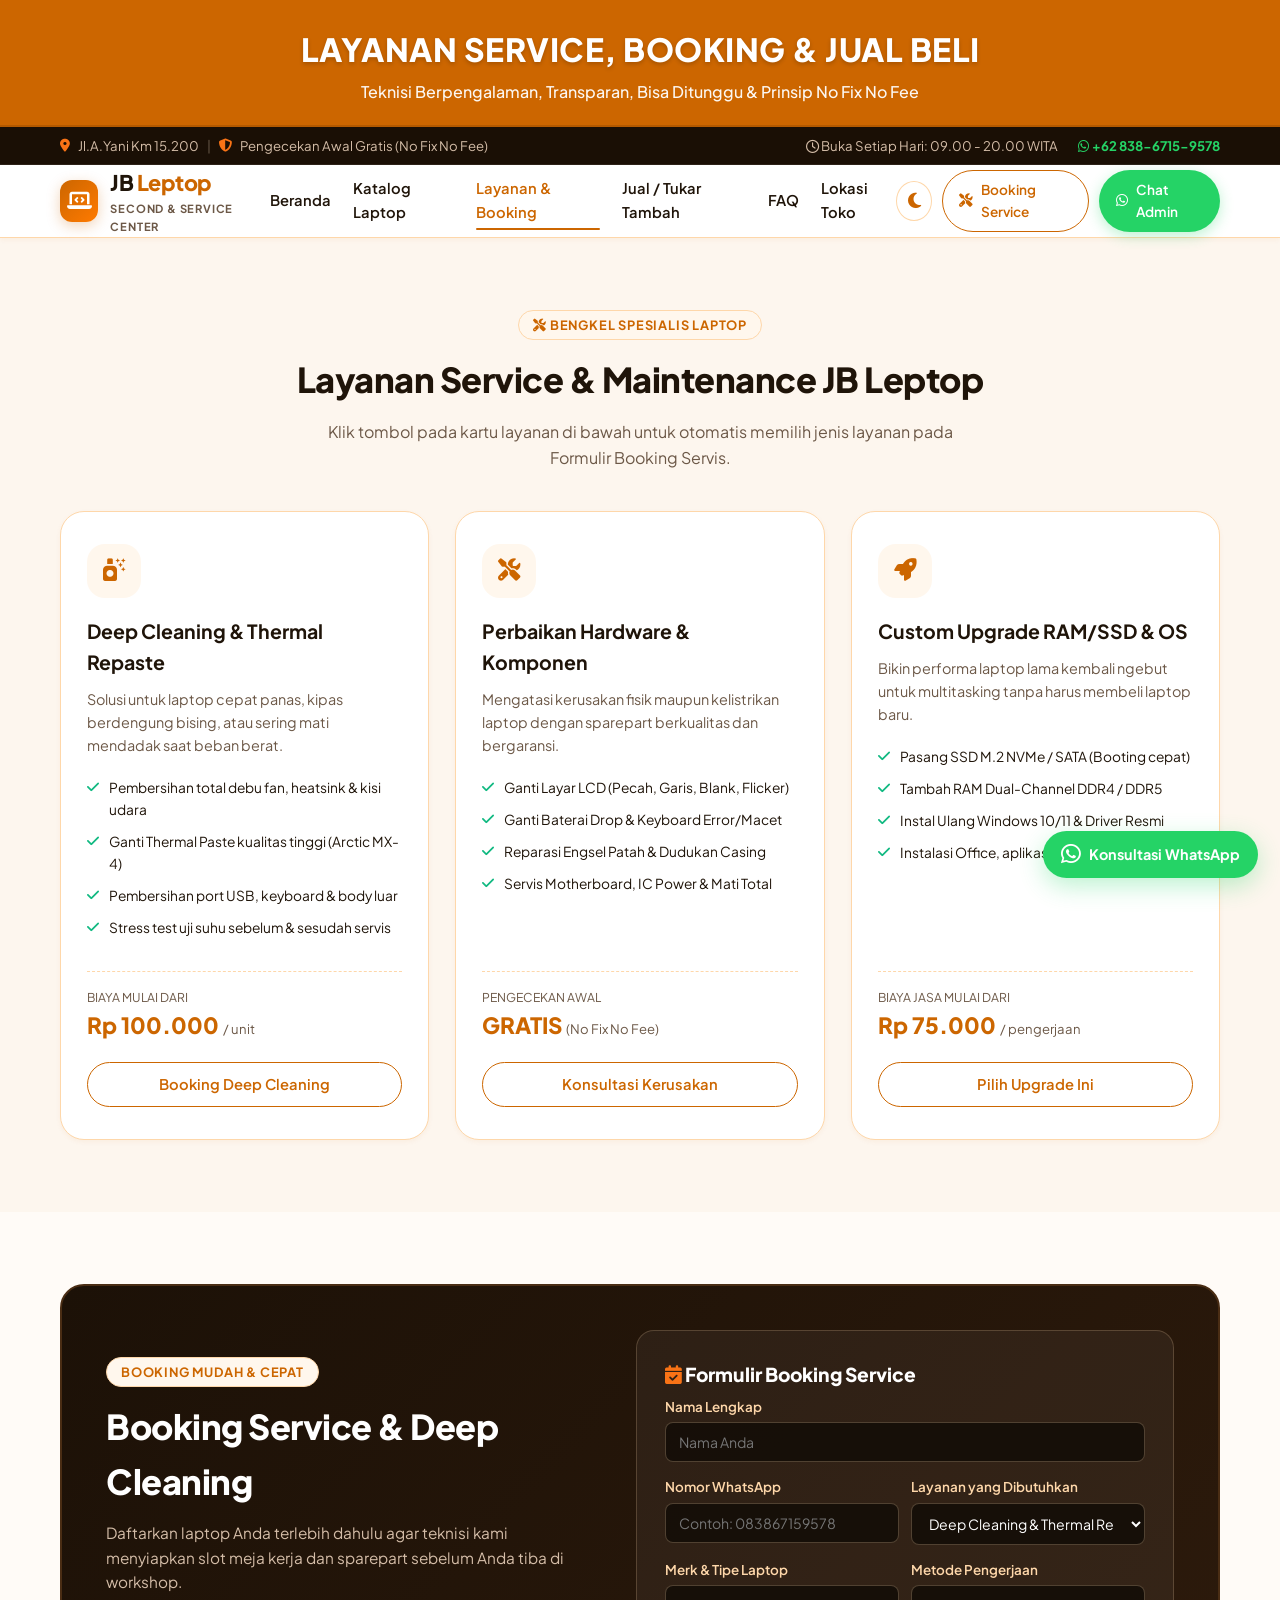
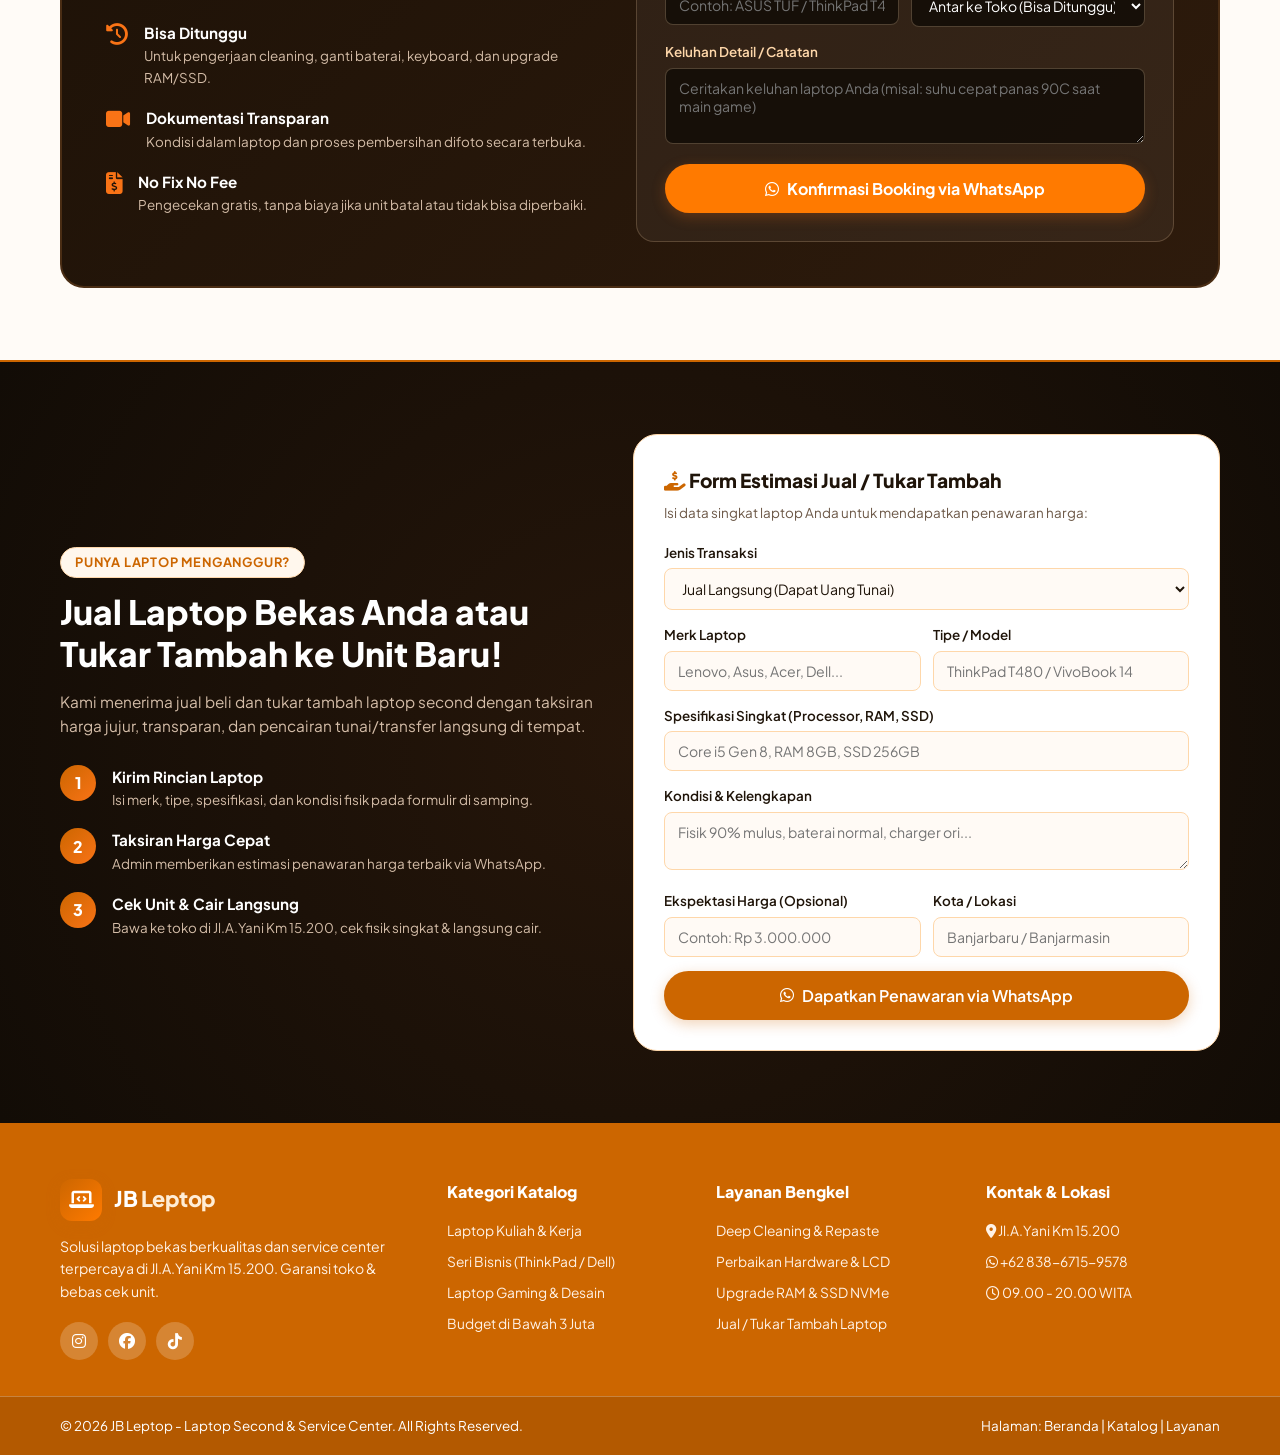
<file: layanan.html>
<!DOCTYPE html>
<html lang="id">
<head>
  <meta charset="UTF-8" />
  <meta name="viewport" content="width=device-width, initial-scale=1.0" />
  <title>Layanan Service, Booking & Tukar Tambah - JB Leptop</title>
  <meta name="description" content="Layanan service laptop, deep cleaning repaste thermal, upgrade RAM/SSD, dan jual/tukar tambah laptop bekas di JB Leptop." />
  <link rel="preconnect" href="https://fonts.googleapis.com">
  <link rel="preconnect" href="https://fonts.gstatic.com" crossorigin>
  <link href="https://fonts.googleapis.com/css2?family=Plus+Jakarta+Sans:wght@400;500;600;700;800&display=swap" rel="stylesheet">
  <link rel="stylesheet" href="https://cdnjs.cloudflare.com/ajax/libs/font-awesome/6.4.2/css/all.min.css">
  <link rel="stylesheet" href="styles.css" />
  <script>
    (function() {
      const saved = localStorage.getItem('theme') || (window.matchMedia('(prefers-color-scheme: dark)').matches ? 'dark' : 'light');
      document.documentElement.setAttribute('data-theme', saved);
    })();
  </script>
</head>
<body>

  <!-- ZONA 1: HEADER, TOPBAR & STICKY NAVBAR -->
  <div class="store-header-banner">
    <div class="container">
      <h1>LAYANAN SERVICE, BOOKING & JUAL BELI</h1>
      <p>Teknisi Berpengalaman, Transparan, Bisa Ditunggu & Prinsip No Fix No Fee</p>
    </div>
  </div>

  <div class="topbar">
    <div class="container topbar-content">
      <div class="topbar-item">
        <i class="fa-solid fa-location-dot text-accent"></i> <span>Jl.A.Yani Km 15.200</span>
        <span style="opacity: 0.4;">|</span>
        <i class="fa-solid fa-shield-halved text-accent"></i> <span>Pengecekan Awal Gratis (No Fix No Fee)</span>
      </div>
      <div class="topbar-item topbar-right">
        <span><i class="fa-regular fa-clock"></i> Buka Setiap Hari: 09.00 - 20.00 WITA</span>
        <a href="https://wa.me/6283867159578" target="_blank" class="topbar-link">
          <i class="fa-brands fa-whatsapp"></i> +62 838-6715-9578
        </a>
      </div>
    </div>
  </div>

  <header class="navbar" id="navbar">
    <div class="container nav-container">
      <a href="index.html" class="brand-logo">
        <div class="logo-icon"><i class="fa-solid fa-laptop-code"></i></div>
        <div class="logo-text">
          <span class="logo-title">JB <span class="highlight">Leptop</span></span>
          <span class="logo-subtitle">Second & Service Center</span>
        </div>
      </a>

      <nav class="nav-menu" id="navMenu">
        <a href="index.html" class="nav-link">Beranda</a>
        <a href="katalog.html" class="nav-link">Katalog Laptop</a>
        <a href="layanan.html" class="nav-link active">Layanan & Booking</a>
        <a href="#jual-laptop" class="nav-link">Jual / Tukar Tambah</a>
        <a href="index.html#faq" class="nav-link">FAQ</a>
        <a href="index.html#kontak" class="nav-link">Lokasi Toko</a>
      </nav>

      <div class="nav-actions">
        <button class="theme-toggle-btn" id="themeToggle" title="Ganti Mode Gelap / Terang" aria-label="Ganti Tema">
          <i class="fa-solid fa-moon"></i>
        </button>
        <a href="#booking-servis" class="btn btn-outline-primary btn-sm">
          <i class="fa-solid fa-screwdriver-wrench"></i> Booking Service
        </a>
        <a href="https://wa.me/6283867159578?text=Halo%20JB%20Leptop,%20saya%20mau%20konsultasi%20servis%20laptop" target="_blank" class="btn btn-whatsapp btn-sm">
          <i class="fa-brands fa-whatsapp"></i> Chat Admin
        </a>
        <button class="mobile-toggle" id="mobileToggle" aria-label="Toggle Menu">
          <i class="fa-solid fa-bars"></i>
        </button>
      </div>
    </div>
  </header>

  <!-- ZONA 3: DAFTAR LAYANAN SERVIS & AUTO-SELECT -->
  <section class="section services-section" id="layanan">
    <div class="container">
      <div class="section-header text-center">
        <div class="badge-tag"><i class="fa-solid fa-screwdriver-wrench"></i> Bengkel Spesialis Laptop</div>
        <h2 class="section-title">Layanan Service & Maintenance JB Leptop</h2>
        <p class="section-subtitle">
          Klik tombol pada kartu layanan di bawah untuk otomatis memilih jenis layanan pada Formulir Booking Servis.
        </p>
      </div>

      <div class="services-grid">
        <!-- Layanan 1: Deep Cleaning -->
        <div class="service-card">
          <div class="service-icon-box"><i class="fa-solid fa-spray-can-sparkles"></i></div>
          <h3 class="service-title">Deep Cleaning & Thermal Repaste</h3>
          <p class="service-desc">Solusi untuk laptop cepat panas, kipas berdengung bising, atau sering mati mendadak saat beban berat.</p>
          <ul class="service-list">
            <li><i class="fa-solid fa-check"></i> Pembersihan total debu fan, heatsink & kisi udara</li>
            <li><i class="fa-solid fa-check"></i> Ganti Thermal Paste kualitas tinggi (Arctic MX-4)</li>
            <li><i class="fa-solid fa-check"></i> Pembersihan port USB, keyboard & body luar</li>
            <li><i class="fa-solid fa-check"></i> Stress test uji suhu sebelum & sesudah servis</li>
          </ul>
          <div class="service-pricing">
            <span class="price-label">Biaya mulai dari</span>
            <div class="price-val">Rp 100.000 <span class="price-unit">/ unit</span></div>
          </div>
          <a href="#booking-servis" class="btn btn-outline-primary btn-block" onclick="selectServiceOption('Deep Cleaning & Thermal Repaste')">
            Booking Deep Cleaning
          </a>
        </div>

        <!-- Layanan 2: Hardware Repair -->
        <div class="service-card">
          <div class="service-icon-box"><i class="fa-solid fa-tools"></i></div>
          <h3 class="service-title">Perbaikan Hardware & Komponen</h3>
          <p class="service-desc">Mengatasi kerusakan fisik maupun kelistrikan laptop dengan sparepart berkualitas dan bergaransi.</p>
          <ul class="service-list">
            <li><i class="fa-solid fa-check"></i> Ganti Layar LCD (Pecah, Garis, Blank, Flicker)</li>
            <li><i class="fa-solid fa-check"></i> Ganti Baterai Drop & Keyboard Error/Macet</li>
            <li><i class="fa-solid fa-check"></i> Reparasi Engsel Patah & Dudukan Casing</li>
            <li><i class="fa-solid fa-check"></i> Servis Motherboard, IC Power & Mati Total</li>
          </ul>
          <div class="service-pricing">
            <span class="price-label">Pengecekan awal</span>
            <div class="price-val">GRATIS <span class="price-unit">(No Fix No Fee)</span></div>
          </div>
          <a href="#booking-servis" class="btn btn-outline-primary btn-block" onclick="selectServiceOption('Ganti Layar LCD')">
            Konsultasi Kerusakan
          </a>
        </div>

        <!-- Layanan 3: Upgrade RAM/SSD -->
        <div class="service-card">
          <div class="service-icon-box"><i class="fa-solid fa-rocket"></i></div>
          <h3 class="service-title">Custom Upgrade RAM/SSD & OS</h3>
          <p class="service-desc">Bikin performa laptop lama kembali ngebut untuk multitasking tanpa harus membeli laptop baru.</p>
          <ul class="service-list">
            <li><i class="fa-solid fa-check"></i> Pasang SSD M.2 NVMe / SATA (Booting cepat)</li>
            <li><i class="fa-solid fa-check"></i> Tambah RAM Dual-Channel DDR4 / DDR5</li>
            <li><i class="fa-solid fa-check"></i> Instal Ulang Windows 10/11 & Driver Resmi</li>
            <li><i class="fa-solid fa-check"></i> Instalasi Office, aplikasi kuliah & desain</li>
          </ul>
          <div class="service-pricing">
            <span class="price-label">Biaya jasa mulai dari</span>
            <div class="price-val">Rp 75.000 <span class="price-unit">/ pengerjaan</span></div>
          </div>
          <a href="#booking-servis" class="btn btn-outline-primary btn-block" onclick="selectServiceOption('Upgrade RAM & SSD')">
            Pilih Upgrade Ini
          </a>
        </div>
      </div>
    </div>
  </section>

  <!-- FORM BOOKING SERVIS & CLEANING -->
  <section class="section booking-section" id="booking-servis">
    <div class="container">
      <div class="booking-card">
        <div class="booking-grid">
          <div class="booking-content">
            <div class="badge-tag">Booking Mudah & Cepat</div>
            <h2 class="section-title text-white">Booking Service & Deep Cleaning</h2>
            <p class="booking-desc">
              Daftarkan laptop Anda terlebih dahulu agar teknisi kami menyiapkan slot meja kerja dan sparepart sebelum Anda tiba di workshop.
            </p>
            <div class="booking-perks">
              <div class="perk-item">
                <i class="fa-solid fa-clock-rotate-left"></i>
                <div><strong>Bisa Ditunggu</strong><span>Untuk pengerjaan cleaning, ganti baterai, keyboard, dan upgrade RAM/SSD.</span></div>
              </div>
              <div class="perk-item">
                <i class="fa-solid fa-video"></i>
                <div><strong>Dokumentasi Transparan</strong><span>Kondisi dalam laptop dan proses pembersihan difoto secara terbuka.</span></div>
              </div>
              <div class="perk-item">
                <i class="fa-solid fa-file-invoice-dollar"></i>
                <div><strong>No Fix No Fee</strong><span>Pengecekan gratis, tanpa biaya jika unit batal atau tidak bisa diperbaiki.</span></div>
              </div>
            </div>
          </div>

          <div class="booking-form-wrapper">
            <form id="bookingForm" class="booking-form">
              <h3 class="form-title text-white"><i class="fa-solid fa-calendar-check text-accent"></i> Formulir Booking Service</h3>
              <div class="form-group">
                <label for="bookName">Nama Lengkap</label>
                <input type="text" id="bookName" class="form-control" placeholder="Nama Anda" required />
              </div>
              <div class="form-row">
                <div class="form-group">
                  <label for="bookPhone">Nomor WhatsApp</label>
                  <input type="tel" id="bookPhone" class="form-control" placeholder="Contoh: 083867159578" required />
                </div>
                <div class="form-group">
                  <label for="bookServiceType">Layanan yang Dibutuhkan</label>
                  <select id="bookServiceType" class="form-control" required>
                    <option value="Deep Cleaning & Thermal Repaste">Deep Cleaning & Thermal Repaste</option>
                    <option value="Ganti Layar LCD">Ganti Layar LCD (Pecah/Garis)</option>
                    <option value="Ganti Baterai / Keyboard">Ganti Baterai / Keyboard</option>
                    <option value="Reparasi Engsel & Body">Reparasi Engsel & Casing Body</option>
                    <option value="Upgrade RAM & SSD">Custom Upgrade RAM & SSD</option>
                    <option value="Laptop Mati Total / Kena Air">Laptop Mati Total / Kena Air</option>
                    <option value="Install Ulang & Optimasi">Install Ulang Windows & Optimasi</option>
                  </select>
                </div>
              </div>
              <div class="form-row">
                <div class="form-group">
                  <label for="bookLaptopModel">Merk & Tipe Laptop</label>
                  <input type="text" id="bookLaptopModel" class="form-control" placeholder="Contoh: ASUS TUF / ThinkPad T480" required />
                </div>
                <div class="form-group">
                  <label for="bookMethod">Metode Pengerjaan</label>
                  <select id="bookMethod" class="form-control" required>
                    <option value="Antar Sendiri ke Toko (Jl.A.Yani Km 15.200)">Antar ke Toko (Bisa Ditunggu)</option>
                    <option value="Kirim via Ojek Online (GoSend / Grab)">Kirim via Ojek Online</option>
                    <option value="Kirim via Ekspedisi">Kirim via Ekspedisi</option>
                  </select>
                </div>
              </div>
              <div class="form-group">
                <label for="bookSymptoms">Keluhan Detail / Catatan</label>
                <textarea id="bookSymptoms" class="form-control" rows="3" placeholder="Ceritakan keluhan laptop Anda (misal: suhu cepat panas 90C saat main game)" required></textarea>
              </div>
              <button type="submit" class="btn btn-accent btn-block btn-lg">
                <i class="fa-brands fa-whatsapp"></i> Konfirmasi Booking via WhatsApp
              </button>
            </form>
          </div>
        </div>
      </div>
    </div>
  </section>

  <!-- FORM JUAL / TUKAR TAMBAH LAPTOP -->
  <section class="section sell-section" id="jual-laptop">
    <div class="container">
      <div class="sell-wrapper">
        <div class="sell-info">
          <div class="badge-tag">Punya Laptop Menganggur?</div>
          <h2 class="sell-title">Jual Laptop Bekas Anda atau Tukar Tambah ke Unit Baru!</h2>
          <p class="sell-desc">
            Kami menerima jual beli dan tukar tambah laptop second dengan taksiran harga jujur, transparan, dan pencairan tunai/transfer langsung di tempat.
          </p>
          <div class="sell-steps">
            <div class="sell-step-item"><div class="step-num">1</div><div><strong>Kirim Rincian Laptop</strong><p>Isi merk, tipe, spesifikasi, dan kondisi fisik pada formulir di samping.</p></div></div>
            <div class="sell-step-item"><div class="step-num">2</div><div><strong>Taksiran Harga Cepat</strong><p>Admin memberikan estimasi penawaran harga terbaik via WhatsApp.</p></div></div>
            <div class="sell-step-item"><div class="step-num">3</div><div><strong>Cek Unit & Cair Langsung</strong><p>Bawa ke toko di Jl.A.Yani Km 15.200, cek fisik singkat & langsung cair.</p></div></div>
          </div>
        </div>

        <div class="sell-form-card">
          <h3 class="form-title"><i class="fa-solid fa-hand-holding-dollar text-primary"></i> Form Estimasi Jual / Tukar Tambah</h3>
          <p class="form-sub">Isi data singkat laptop Anda untuk mendapatkan penawaran harga:</p>
          <form id="sellLaptopForm">
            <div class="form-group">
              <label for="sellType">Jenis Transaksi</label>
              <select id="sellType" class="form-control" required>
                <option value="Jual Langsung (Uang Tunai)">Jual Langsung (Dapat Uang Tunai)</option>
                <option value="Tukar Tambah ke Laptop Lain">Tukar Tambah ke Laptop di JB Leptop</option>
              </select>
            </div>
            <div class="form-row">
              <div class="form-group">
                <label for="sellBrand">Merk Laptop</label>
                <input type="text" id="sellBrand" class="form-control" placeholder="Lenovo, Asus, Acer, Dell..." required />
              </div>
              <div class="form-group">
                <label for="sellModel">Tipe / Model</label>
                <input type="text" id="sellModel" class="form-control" placeholder="ThinkPad T480 / VivoBook 14" required />
              </div>
            </div>
            <div class="form-group">
              <label for="sellSpecs">Spesifikasi Singkat (Processor, RAM, SSD)</label>
              <input type="text" id="sellSpecs" class="form-control" placeholder="Core i5 Gen 8, RAM 8GB, SSD 256GB" required />
            </div>
            <div class="form-group">
              <label for="sellCondition">Kondisi & Kelengkapan</label>
              <textarea id="sellCondition" class="form-control" rows="2" placeholder="Fisik 90% mulus, baterai normal, charger ori..." required></textarea>
            </div>
            <div class="form-row">
              <div class="form-group">
                <label for="sellTargetPrice">Ekspektasi Harga (Opsional)</label>
                <input type="text" id="sellTargetPrice" class="form-control" placeholder="Contoh: Rp 3.000.000" />
              </div>
              <div class="form-group">
                <label for="sellCity">Kota / Lokasi</label>
                <input type="text" id="sellCity" class="form-control" placeholder="Banjarbaru / Banjarmasin" required />
              </div>
            </div>
            <button type="submit" class="btn btn-primary btn-block btn-lg">
              <i class="fa-brands fa-whatsapp"></i> Dapatkan Penawaran via WhatsApp
            </button>
          </form>
        </div>
      </div>
    </div>
  </section>

  <!-- FOOTER RESMI -->
  <footer class="footer">
    <div class="container footer-grid">
      <div class="footer-about">
        <div class="brand-logo">
          <div class="logo-icon"><i class="fa-solid fa-laptop-code"></i></div>
          <div class="logo-text"><span class="logo-title text-white">JB <span style="color: #ffedd5;">Leptop</span></span></div>
        </div>
        <p class="footer-desc">Solusi laptop bekas berkualitas dan service center terpercaya di Jl.A.Yani Km 15.200. Garansi toko & bebas cek unit.</p>
        <div class="social-links">
          <a href="#" aria-label="Instagram"><i class="fa-brands fa-instagram"></i></a>
          <a href="#" aria-label="Facebook"><i class="fa-brands fa-facebook"></i></a>
          <a href="#" aria-label="TikTok"><i class="fa-brands fa-tiktok"></i></a>
        </div>
      </div>

      <div class="footer-col">
        <h4 class="footer-title">Kategori Katalog</h4>
        <ul class="footer-links">
          <li><a href="katalog.html?category=office" onclick="return filterByTag('office')">Laptop Kuliah & Kerja</a></li>
          <li><a href="katalog.html?category=business" onclick="return filterByTag('business')">Seri Bisnis (ThinkPad / Dell)</a></li>
          <li><a href="katalog.html?category=gaming" onclick="return filterByTag('gaming')">Laptop Gaming & Desain</a></li>
          <li><a href="katalog.html?category=budget" onclick="return filterByTag('budget')">Budget di Bawah 3 Juta</a></li>
        </ul>
      </div>

      <div class="footer-col">
        <h4 class="footer-title">Layanan Bengkel</h4>
        <ul class="footer-links">
          <li><a href="#layanan">Deep Cleaning & Repaste</a></li>
          <li><a href="#layanan">Perbaikan Hardware & LCD</a></li>
          <li><a href="#layanan">Upgrade RAM & SSD NVMe</a></li>
          <li><a href="#jual-laptop">Jual / Tukar Tambah Laptop</a></li>
        </ul>
      </div>

      <div class="footer-col">
        <h4 class="footer-title">Kontak & Lokasi</h4>
        <ul class="footer-links">
          <li><i class="fa-solid fa-location-dot"></i> Jl.A.Yani Km 15.200</li>
          <li><i class="fa-brands fa-whatsapp"></i> +62 838-6715-9578</li>
          <li><i class="fa-regular fa-clock"></i> 09.00 - 20.00 WITA</li>
        </ul>
      </div>
    </div>
    <div class="footer-bottom">
      <div class="container footer-bottom-flex">
        <p>&copy; 2026 JB Leptop - Laptop Second & Service Center. All Rights Reserved.</p>
        <p class="footer-credit">Halaman: Beranda | Katalog | Layanan</p>
      </div>
    </div>
  </footer>

  <a href="https://wa.me/6283867159578?text=Halo%20JB%20Leptop,%20saya%20mau%20konsultasi%20servis%20atau%20jual%20laptop" target="_blank" class="floating-wa">
    <i class="fa-brands fa-whatsapp"></i><span class="floating-wa-label">Konsultasi WhatsApp</span>
  </a>

  <script src="script.js"></script>
</body>
</html>
</file>
<file: styles.css>
/* ==========================================================================
   JB LEPTOP - LAPTOP SECOND & SERVICE CENTER (STYLESHEET RINGKAS & TERSTRUKTUR)
   ========================================================================== */

/* --- 1. VARIABEL TEMA LIGHT & DARK MODE (ZONA 1) --- */
:root {
  --primary: #CC6600;
  --primary-hover: #b35900;
  --primary-light: #fff7ed;
  --primary-glow: rgba(204, 102, 0, 0.28);
  --accent: #f97316;
  --accent-hover: #ea580c;
  --accent-glow: rgba(249, 115, 22, 0.25);
  --whatsapp: #25D366;
  --whatsapp-hover: #1ebe57;
  --whatsapp-glow: rgba(37, 211, 102, 0.3);
  --bg-body: #fffbf7;
  --bg-surface: #ffffff;
  --bg-card: #ffffff;
  --bg-section-alt: #fdf6ee;
  --bg-topbar: #1a0f05;
  --navbar-bg: rgba(255, 255, 255, 0.95);
  --border-color: #fed7aa;
  --border-subtle: #ffedd5;
  --input-bg: #fffaf5;
  --text-main: #1f1409;
  --text-muted: #6c5847;
  --text-light: #fffaf5;
  --text-light-muted: #d4bda8;
  --danger: #ef4444;
  --warning: #f59e0b;
  --success: #10b981;
  --radius-sm: 8px;
  --radius-md: 12px;
  --radius-lg: 18px;
  --radius-xl: 24px;
  --radius-full: 9999px;
  --shadow-sm: 0 2px 5px rgba(204, 102, 0, 0.06);
  --shadow-md: 0 6px 18px rgba(204, 102, 0, 0.1);
  --shadow-lg: 0 14px 34px rgba(204, 102, 0, 0.14);
  --font-main: 'Plus Jakarta Sans', system-ui, -apple-system, sans-serif;
  --transition: all 0.25s cubic-bezier(0.4, 0, 0.2, 1);
}

[data-theme="dark"] {
  --primary: #ff851b;
  --primary-hover: #e66e0a;
  --primary-light: rgba(255, 133, 27, 0.15);
  --primary-glow: rgba(255, 133, 27, 0.35);
  --accent: #fb923c;
  --accent-hover: #f97316;
  --bg-body: #0d0804;
  --bg-surface: #170f07;
  --bg-card: #20140a;
  --bg-section-alt: #130a04;
  --bg-topbar: #080402;
  --navbar-bg: rgba(23, 15, 7, 0.94);
  --border-color: #4a2d15;
  --border-subtle: #331d0b;
  --input-bg: #22140a;
  --text-main: #fef7ee;
  --text-muted: #c9b3a0;
  --text-light: #ffffff;
  --text-light-muted: #9e8977;
  --shadow-sm: 0 2px 8px rgba(0, 0, 0, 0.45);
  --shadow-md: 0 6px 20px rgba(0, 0, 0, 0.6);
  --shadow-lg: 0 14px 36px rgba(0, 0, 0, 0.7);
}

::view-transition-old(root), ::view-transition-new(root) { animation: none; mix-blend-mode: normal; }
::view-transition-old(root) { z-index: 1; }
::view-transition-new(root) { z-index: 99999; }

/* --- 2. RESET & UTILITAS DASAR --- */
* { box-sizing: border-box; margin: 0; padding: 0; }
html { scroll-behavior: smooth; font-family: var(--font-main); color: var(--text-main); background-color: var(--bg-body); }
body { line-height: 1.6; overflow-x: hidden; background-color: var(--bg-body); color: var(--text-main); transition: background-color 0.4s ease, color 0.4s ease; }
img { max-width: 100%; height: auto; display: block; }
a { text-decoration: none; color: inherit; transition: var(--transition); }
ul { list-style: none; }
button, input, select, textarea { font-family: inherit; }

.container { width: 100%; max-width: 1200px; margin: 0 auto; padding: 0 20px; }
.section { padding: 72px 0; }
.text-center { text-align: center; }
.text-white { color: #ffffff !important; }
.text-accent { color: var(--accent) !important; }
.text-primary { color: var(--primary) !important; }
.text-success { color: var(--success) !important; }

.badge-tag { display: inline-block; font-size: 0.8rem; font-weight: 700; text-transform: uppercase; letter-spacing: 0.8px; color: var(--primary); background: var(--primary-light); padding: 4px 14px; border-radius: var(--radius-full); margin-bottom: 12px; border: 1px solid var(--border-color); }
.section-title { font-size: 2.15rem; font-weight: 800; color: var(--text-main); letter-spacing: -0.5px; margin-bottom: 12px; }
.section-subtitle { font-size: 1rem; color: var(--text-muted); max-width: 680px; margin: 0 auto; }

/* --- 3. HEADER, TOPBAR & STICKY NAVBAR (ZONA 1) --- */
.store-header-banner { background-color: #CC6600; color: #ffffff; text-align: center; padding: 24px 20px 20px; border-bottom: 2px solid #b35900; }
.store-header-banner h1 { font-size: 2rem; font-weight: 800; letter-spacing: 0.5px; margin-bottom: 4px; text-shadow: 0 2px 4px rgba(0,0,0,0.2); }
.store-header-banner p { font-size: 1rem; opacity: 0.95; font-weight: 500; }

.topbar { background-color: var(--bg-topbar); color: var(--text-light-muted); font-size: 0.825rem; padding: 8px 0; border-bottom: 1px solid rgba(255, 255, 255, 0.08); }
.topbar-content { display: flex; justify-content: space-between; align-items: center; flex-wrap: wrap; gap: 10px; }
.topbar-item { display: flex; align-items: center; gap: 8px; }
.topbar-right { display: flex; gap: 20px; }
.topbar-link { color: var(--whatsapp); font-weight: 700; }
.topbar-link:hover { text-decoration: underline; }

.navbar { position: sticky; top: 0; z-index: 100; background-color: var(--navbar-bg); backdrop-filter: blur(12px); border-bottom: 1px solid var(--border-color); box-shadow: var(--shadow-sm); }
.nav-container { display: flex; align-items: center; justify-content: space-between; height: 72px; }
.brand-logo { display: flex; align-items: center; gap: 12px; }
.logo-icon { width: 42px; height: 42px; background: linear-gradient(135deg, #CC6600, #ff7a00); border-radius: var(--radius-md); display: flex; align-items: center; justify-content: center; color: #fff; font-size: 1.25rem; box-shadow: 0 4px 14px var(--primary-glow); }
.logo-title { font-size: 1.35rem; font-weight: 800; color: var(--text-main); letter-spacing: -0.5px; }
.logo-title .highlight { color: var(--primary); }
.logo-subtitle { display: block; font-size: 0.7rem; color: var(--text-muted); font-weight: 700; text-transform: uppercase; letter-spacing: 0.8px; }

.nav-menu { display: flex; align-items: center; gap: 22px; }
.nav-link { font-size: 0.92rem; font-weight: 600; color: var(--text-main); position: relative; padding: 6px 0; }
.nav-link:hover, .nav-link.active { color: var(--primary); }
.nav-link::after { content: ''; position: absolute; bottom: 0; left: 0; width: 0; height: 2.5px; background-color: var(--primary); transition: var(--transition); border-radius: 2px; }
.nav-link:hover::after, .nav-link.active::after { width: 100%; }

.nav-actions { display: flex; align-items: center; gap: 10px; }
.theme-toggle-btn { width: 40px; height: 40px; border-radius: 50%; border: 1.5px solid var(--border-color); background-color: var(--bg-card); color: var(--primary); display: flex; align-items: center; justify-content: center; cursor: pointer; font-size: 1.1rem; transition: var(--transition); }
.theme-toggle-btn:hover { transform: scale(1.08) rotate(12deg); background-color: var(--primary-light); }
[data-theme="dark"] .theme-toggle-btn { color: #fbbf24; border-color: #f59e0b; }
.mobile-toggle { display: none; background: none; border: none; font-size: 1.4rem; color: var(--text-main); cursor: pointer; }

/* --- 4. TOMBOL AKSI (BUTTONS) --- */
.btn { display: inline-flex; align-items: center; justify-content: center; gap: 8px; padding: 10px 22px; font-size: 0.92rem; font-weight: 600; border-radius: var(--radius-full); border: 1px solid transparent; cursor: pointer; transition: var(--transition); }
.btn-sm { padding: 8px 16px; font-size: 0.85rem; }
.btn-lg { padding: 13px 28px; font-size: 1rem; }
.btn-block { width: 100%; }
.btn-primary { background-color: var(--primary); color: #fff; box-shadow: 0 4px 14px var(--primary-glow); }
.btn-primary:hover { background-color: var(--primary-hover); transform: translateY(-2px); }
.btn-secondary { background-color: var(--bg-surface); color: var(--text-main); border-color: var(--border-color); box-shadow: var(--shadow-sm); }
.btn-secondary:hover { background-color: var(--primary-light); border-color: var(--primary); transform: translateY(-2px); }
.btn-outline-primary { background-color: transparent; border-color: var(--primary); color: var(--primary); }
.btn-outline-primary:hover { background-color: var(--primary); color: #fff; }
.btn-accent { background-color: #ff7a00; color: #fff; font-weight: 700; box-shadow: 0 4px 14px var(--accent-glow); }
.btn-accent:hover { background-color: #ea580c; transform: translateY(-2px); }
.btn-whatsapp { background-color: var(--whatsapp); color: #fff; box-shadow: 0 4px 14px var(--whatsapp-glow); }
.btn-whatsapp:hover { background-color: var(--whatsapp-hover); transform: translateY(-2px); }

/* --- 5. HERO, FEATURES STRIP & QC (ZONA 2 - BERANDA) --- */
.hero-section { position: relative; padding: 60px 0 75px; background: radial-gradient(circle at top right, rgba(204, 102, 0, 0.12), transparent 65%); overflow: hidden; }
.hero-grid { display: grid; grid-template-columns: 1.15fr 0.85fr; gap: 44px; align-items: center; }
.hero-title { font-size: 2.6rem; line-height: 1.2; font-weight: 800; color: var(--text-main); margin-bottom: 16px; }
.gradient-text { background: linear-gradient(135deg, #CC6600 0%, #ea580c 50%, #f59e0b 100%); -webkit-background-clip: text; -webkit-text-fill-color: transparent; }
[data-theme="dark"] .gradient-text { background: linear-gradient(135deg, #ff851b 0%, #fb923c 50%, #fcd34d 100%); -webkit-background-clip: text; -webkit-text-fill-color: transparent; }
.hero-desc { font-size: 1rem; color: var(--text-muted); line-height: 1.65; margin-bottom: 26px; }
.hero-cta-group { display: flex; flex-wrap: wrap; gap: 12px; margin-bottom: 32px; }
.hero-stats { display: flex; align-items: center; gap: 26px; padding-top: 22px; border-top: 1px solid var(--border-color); }
.stat-item .stat-number { font-size: 1.6rem; font-weight: 800; color: var(--primary); line-height: 1.1; }
.stat-item .stat-label { font-size: 0.8rem; color: var(--text-muted); font-weight: 600; }
.stat-divider { width: 1px; height: 36px; background-color: var(--border-color); }
.hero-visual { position: relative; }
.hero-card-glow { position: absolute; inset: 6%; background: linear-gradient(135deg, var(--primary), var(--accent)); opacity: 0.2; filter: blur(40px); border-radius: var(--radius-xl); z-index: 1; }
.hero-card-main { position: relative; z-index: 2; background: var(--bg-card); border-radius: var(--radius-xl); padding: 14px; box-shadow: var(--shadow-lg); border: 2px solid var(--border-color); }
.hero-img { width: 100%; height: 360px; object-fit: cover; border-radius: var(--radius-lg); }

.features-strip { background-color: var(--bg-surface); border-top: 1px solid var(--border-color); border-bottom: 1px solid var(--border-color); padding: 28px 0; }
.strip-grid { display: grid; grid-template-columns: repeat(4, 1fr); gap: 22px; }
.strip-item { display: flex; align-items: center; gap: 14px; }
.strip-icon { width: 48px; height: 48px; flex-shrink: 0; background-color: var(--primary-light); color: var(--primary); border-radius: var(--radius-md); display: flex; align-items: center; justify-content: center; font-size: 1.25rem; border: 1px solid var(--border-color); }
.strip-text h4 { font-size: 0.92rem; font-weight: 700; color: var(--text-main); }
.strip-text p { font-size: 0.78rem; color: var(--text-muted); line-height: 1.35; }

.why-section { background-color: var(--bg-surface); }
.qc-grid { display: grid; grid-template-columns: repeat(3, 1fr); gap: 24px; margin-top: 40px; }
.qc-card { padding: 26px 22px; border-radius: var(--radius-lg); border: 1px solid var(--border-color); background-color: var(--bg-card); transition: var(--transition); }
.qc-card:hover { transform: translateY(-4px); border-color: var(--primary); box-shadow: var(--shadow-md); }
.qc-icon { width: 48px; height: 48px; background-color: var(--primary-light); color: var(--primary); border-radius: var(--radius-md); display: flex; align-items: center; justify-content: center; font-size: 1.3rem; margin-bottom: 14px; border: 1px solid var(--border-color); }
.qc-card h4 { font-size: 1.1rem; font-weight: 700; margin-bottom: 6px; color: var(--text-main); }
.qc-card p { font-size: 0.85rem; color: var(--text-muted); line-height: 1.5; }

/* --- 6. ETALASE KATALOG, SEARCH, FILTER & MODAL (ZONA 2 - KATALOG.HTML) --- */
.catalog-section { background-color: var(--bg-body); }
.catalog-controls { display: flex; justify-content: space-between; align-items: center; flex-wrap: wrap; gap: 16px; margin: 32px 0 28px; }
.filter-categories { display: flex; flex-wrap: wrap; gap: 8px; }
.filter-btn { padding: 8px 18px; background-color: var(--bg-card); border: 1px solid var(--border-color); color: var(--text-muted); border-radius: var(--radius-full); font-size: 0.85rem; font-weight: 600; cursor: pointer; transition: var(--transition); }
.filter-btn:hover { background-color: var(--primary-light); color: var(--primary); border-color: var(--primary); }
.filter-btn.active { background-color: var(--primary); border-color: var(--primary); color: #fff; box-shadow: 0 4px 12px var(--primary-glow); }

.search-box { position: relative; min-width: 280px; }
.search-box input { width: 100%; padding: 10px 16px 10px 38px; border-radius: var(--radius-full); border: 1px solid var(--border-color); background-color: var(--bg-card); color: var(--text-main); font-size: 0.88rem; outline: none; transition: var(--transition); }
.search-box input:focus { border-color: var(--primary); box-shadow: 0 0 0 3px var(--primary-glow); }
.search-icon { position: absolute; left: 14px; top: 50%; transform: translateY(-50%); color: var(--text-muted); font-size: 0.88rem; }

.laptop-grid { display: grid; grid-template-columns: repeat(3, 1fr); gap: 26px; }
.laptop-card { background: var(--bg-card); border-radius: var(--radius-xl); border: 1px solid var(--border-color); box-shadow: var(--shadow-sm); overflow: hidden; display: flex; flex-direction: column; transition: var(--transition); }
.laptop-card:hover { transform: translateY(-5px); box-shadow: var(--shadow-lg); border-color: var(--primary); }
.laptop-thumb-wrap { position: relative; height: 210px; overflow: hidden; background-color: #1a0f05; }
.laptop-thumb { width: 100%; height: 100%; object-fit: cover; transition: transform 0.4s ease; }
.laptop-card:hover .laptop-thumb { transform: scale(1.05); }
.laptop-body { padding: 20px; display: flex; flex-direction: column; flex-grow: 1; }
.laptop-category { font-size: 0.74rem; font-weight: 700; text-transform: uppercase; color: var(--primary); margin-bottom: 4px; }
.laptop-name { font-size: 1.12rem; font-weight: 700; color: var(--text-main); margin-bottom: 12px; }
.specs-pills { display: grid; grid-template-columns: repeat(2, 1fr); gap: 8px; margin-bottom: 16px; }
.spec-pill { background-color: var(--bg-surface); border: 1px solid var(--border-subtle); padding: 5px 9px; border-radius: var(--radius-sm); font-size: 0.76rem; color: var(--text-muted); display: flex; align-items: center; gap: 6px; }
.spec-pill i { color: var(--primary); font-size: 0.82rem; }
.laptop-pricing-box { margin-top: auto; padding-top: 12px; border-top: 1px solid var(--border-color); display: flex; justify-content: space-between; align-items: flex-end; margin-bottom: 14px; }
.price-container { display: flex; flex-direction: column; }
.price-orig { font-size: 0.78rem; color: var(--text-muted); opacity: 0.7; text-decoration: line-through; }
.price-current { font-size: 1.3rem; font-weight: 800; color: var(--text-main); }
.card-actions { display: grid; grid-template-columns: 1fr 1.25fr; gap: 10px; }
.catalog-notice { margin-top: 36px; background-color: var(--primary-light); border: 1px solid var(--border-color); border-radius: var(--radius-lg); padding: 18px 24px; display: flex; align-items: center; justify-content: space-between; flex-wrap: wrap; gap: 14px; }
.notice-icon { font-size: 1.4rem; color: var(--primary); }
.notice-text { font-size: 0.9rem; color: var(--text-main); flex-grow: 1; }

.modal-overlay { position: fixed; inset: 0; background: rgba(13, 8, 4, 0.82); backdrop-filter: blur(8px); z-index: 1000; display: flex; align-items: center; justify-content: center; padding: 20px; opacity: 0; visibility: hidden; transition: var(--transition); }
.modal-overlay.active { opacity: 1; visibility: visible; }
.modal-container { background: var(--bg-card); color: var(--text-main); width: 100%; max-width: 760px; max-height: 90vh; overflow-y: auto; border-radius: var(--radius-xl); position: relative; box-shadow: 0 25px 50px -12px rgba(204, 102, 0, 0.35); border: 1px solid var(--border-color); transform: scale(0.95); transition: var(--transition); }
.modal-overlay.active .modal-container { transform: scale(1); }
.modal-close { position: absolute; top: 16px; right: 16px; background: var(--primary-light); border: 1px solid var(--border-color); width: 36px; height: 36px; border-radius: 50%; font-size: 1.35rem; color: var(--primary); cursor: pointer; display: flex; align-items: center; justify-content: center; z-index: 10; transition: var(--transition); }
.modal-close:hover { background-color: var(--primary); color: #fff; }
.modal-grid { display: grid; grid-template-columns: 1fr 1.2fr; gap: 24px; padding: 28px; }
.modal-img { width: 100%; height: 250px; object-fit: cover; border-radius: var(--radius-md); border: 1px solid var(--border-color); }
.modal-title { font-size: 1.35rem; font-weight: 800; margin-bottom: 6px; color: var(--text-main); }
.modal-price { font-size: 1.5rem; font-weight: 800; color: var(--primary); margin-bottom: 14px; }
.modal-specs-table { width: 100%; border-collapse: collapse; font-size: 0.84rem; margin-bottom: 18px; }
.modal-specs-table td { padding: 5px 0; border-bottom: 1px solid var(--border-subtle); }
.modal-specs-table td:first-child { font-weight: 600; color: var(--text-muted); width: 35%; }

/* --- 7. LAYANAN, FORMULIR, FAQ & FOOTER (ZONA 3 - LAYANAN.HTML & INDEX.HTML) --- */
.services-section { background-color: var(--bg-section-alt); }
.services-grid { display: grid; grid-template-columns: repeat(3, 1fr); gap: 26px; margin-top: 40px; }
.service-card { background: var(--bg-card); border-radius: var(--radius-xl); padding: 32px 26px; border: 1px solid var(--border-color); box-shadow: var(--shadow-sm); display: flex; flex-direction: column; transition: var(--transition); }
.service-card:hover { transform: translateY(-5px); box-shadow: var(--shadow-lg); border-color: var(--primary); }
.service-icon-box { width: 54px; height: 54px; background: var(--primary-light); color: var(--primary); border-radius: var(--radius-lg); display: flex; align-items: center; justify-content: center; font-size: 1.4rem; margin-bottom: 18px; }
.service-title { font-size: 1.22rem; font-weight: 700; color: var(--text-main); margin-bottom: 10px; }
.service-desc { font-size: 0.9rem; color: var(--text-muted); margin-bottom: 20px; }
.service-list { margin-bottom: 22px; flex-grow: 1; }
.service-list li { display: flex; align-items: flex-start; gap: 10px; font-size: 0.86rem; color: var(--text-main); margin-bottom: 10px; }
.service-list li i { color: var(--success); margin-top: 4px; }
.service-pricing { padding-top: 16px; border-top: 1px dashed var(--border-color); margin-bottom: 18px; }
.price-label { font-size: 0.76rem; color: var(--text-muted); text-transform: uppercase; display: block; }
.price-val { font-size: 1.4rem; font-weight: 800; color: var(--primary); }
.price-unit { font-size: 0.82rem; color: var(--text-muted); font-weight: normal; }

.sell-section { background: radial-gradient(circle at center, #26160a 0%, #120c06 100%); color: #fff; border-top: 2px solid #CC6600; border-bottom: 2px solid #CC6600; }
.sell-wrapper, .booking-grid { display: grid; grid-template-columns: 1fr 1.1fr; gap: 40px; align-items: center; }
.sell-title { font-size: 2.1rem; font-weight: 800; line-height: 1.25; margin-bottom: 16px; color: #fff; }
.sell-desc, .booking-desc { font-size: 0.96rem; color: #d4bda8; margin-bottom: 26px; }
.sell-steps, .booking-perks { display: flex; flex-direction: column; gap: 18px; }
.sell-step-item, .perk-item { display: flex; gap: 16px; align-items: flex-start; }
.step-num { width: 36px; height: 36px; background: linear-gradient(135deg, var(--primary), var(--accent)); color: #fff; border-radius: 50%; display: flex; align-items: center; justify-content: center; font-weight: 800; flex-shrink: 0; }
.sell-step-item strong, .perk-item strong { color: #fff; font-size: 0.95rem; display: block; }
.sell-step-item p, .perk-item span { font-size: 0.84rem; color: #d4bda8; display: block; }
.perk-item i { font-size: 1.35rem; color: #f97316; margin-top: 3px; }

.sell-form-card { background-color: var(--bg-card); color: var(--text-main); padding: 30px; border-radius: var(--radius-xl); border: 1px solid var(--border-color); }
.booking-section { background-color: var(--bg-body); }
.booking-card { background: linear-gradient(135deg, #1c1107 0%, #2e1b0c 100%); border-radius: var(--radius-xl); padding: 44px; border: 2px solid #4a2d14; }
.booking-form-wrapper { background-color: rgba(255, 255, 255, 0.05); border: 1px solid rgba(254, 215, 170, 0.2); padding: 28px; border-radius: var(--radius-lg); }

.form-title { font-size: 1.2rem; font-weight: 800; margin-bottom: 6px; }
.form-sub { font-size: 0.84rem; color: var(--text-muted); margin-bottom: 18px; }
.form-group { margin-bottom: 14px; }
.form-group label { display: block; font-size: 0.84rem; font-weight: 600; color: var(--text-main); margin-bottom: 5px; }
.booking-form label { color: #fed7aa; }
.form-row { display: grid; grid-template-columns: 1fr 1fr; gap: 12px; }
.form-control { width: 100%; padding: 10px 13px; border-radius: var(--radius-sm); border: 1px solid var(--border-color); background-color: var(--input-bg); color: var(--text-main); font-size: 0.88rem; outline: none; transition: var(--transition); }
.booking-form .form-control { background-color: rgba(18, 12, 6, 0.85); border-color: rgba(254, 215, 170, 0.25); color: #fff; }
.form-control:focus { border-color: var(--primary); box-shadow: 0 0 0 3px var(--primary-glow); }

.faq-section { background-color: var(--bg-surface); }
.faq-container { max-width: 820px; }
.accordion { margin-top: 34px; display: flex; flex-direction: column; gap: 12px; }
.accordion-item { border: 1px solid var(--border-color); border-radius: var(--radius-md); overflow: hidden; background: var(--bg-card); transition: var(--transition); }
.accordion-item.active { border-color: var(--primary); box-shadow: 0 4px 12px var(--primary-glow); }
.accordion-header { width: 100%; padding: 16px 22px; background: none; border: none; display: flex; justify-content: space-between; align-items: center; font-size: 0.96rem; font-weight: 700; color: var(--text-main); cursor: pointer; text-align: left; }
.accordion-header i { color: var(--text-muted); transition: transform 0.3s ease; }
.accordion-item.active .accordion-header i { transform: rotate(180deg); color: var(--primary); }
.accordion-body { max-height: 0; overflow: hidden; transition: max-height 0.35s ease; background-color: var(--bg-surface); }
.accordion-body p { padding: 0 22px 18px; font-size: 0.88rem; color: var(--text-muted); }

.contact-section { background-color: var(--bg-section-alt); }
.contact-box { background: var(--bg-card); border-radius: var(--radius-xl); padding: 40px; border: 1px solid var(--border-color); display: grid; grid-template-columns: 1.2fr 0.8fr; gap: 36px; align-items: center; }
.contact-title { font-size: 1.85rem; font-weight: 800; margin-bottom: 12px; }
.contact-desc { font-size: 0.92rem; color: var(--text-muted); margin-bottom: 22px; }
.info-list { display: flex; flex-direction: column; gap: 16px; margin-bottom: 24px; }
.info-item { display: flex; gap: 14px; align-items: flex-start; }
.info-item i { font-size: 1.25rem; color: var(--primary); margin-top: 3px; }
.contact-buttons { display: flex; gap: 12px; flex-wrap: wrap; }
.contact-cta-card { background: var(--primary-light); border: 1px solid var(--border-color); border-radius: var(--radius-lg); padding: 28px; text-align: center; }
.contact-cta-card h3 { font-size: 1.25rem; font-weight: 800; margin-bottom: 8px; }
.contact-cta-card p { font-size: 0.88rem; color: var(--text-muted); margin-bottom: 18px; }

.footer { background-color: #CC6600; color: #fff; padding-top: 54px; }
.footer-grid { display: grid; grid-template-columns: 1.5fr 1fr 1fr 1fr; gap: 36px; padding-bottom: 36px; }
.footer-desc { font-size: 0.88rem; margin: 14px 0 20px; color: #fff2e6; }
.social-links { display: flex; gap: 10px; }
.social-links a { width: 38px; height: 38px; background: rgba(255, 255, 255, 0.2); color: #fff; border-radius: 50%; display: flex; align-items: center; justify-content: center; }
.social-links a:hover { background: #fff; color: #CC6600; transform: translateY(-3px); }
.footer-title { font-size: 1rem; font-weight: 800; margin-bottom: 16px; }
.footer-links li { margin-bottom: 9px; font-size: 0.86rem; color: #fff2e6; }
.footer-links a:hover { color: #fff; padding-left: 5px; font-weight: 600; }
.footer-bottom { border-top: 1px solid rgba(255, 255, 255, 0.25); background-color: #b35900; padding: 18px 0; font-size: 0.84rem; }
.footer-bottom-flex { display: flex; justify-content: space-between; align-items: center; flex-wrap: wrap; gap: 10px; }

.floating-wa { position: fixed; bottom: 22px; right: 22px; z-index: 99; background-color: var(--whatsapp); color: #fff; padding: 12px 18px; border-radius: var(--radius-full); display: flex; align-items: center; gap: 8px; font-weight: 700; font-size: 0.9rem; box-shadow: 0 8px 24px var(--whatsapp-glow); }
.floating-wa i { font-size: 1.4rem; }
.floating-wa:hover { transform: scale(1.05); background-color: var(--whatsapp-hover); }

/* --- 8. MEDIA QUERIES RESPONSIVE (TABLET & HP <= 768PX) --- */
@media (max-width: 1024px) {
  .hero-grid, .sell-wrapper, .booking-grid, .contact-box { grid-template-columns: 1fr; gap: 32px; }
  .strip-grid, .services-grid, .laptop-grid, .qc-grid, .footer-grid { grid-template-columns: repeat(2, 1fr); }
}

@media (max-width: 768px) {
  .store-header-banner h1 { font-size: 1.5rem; }
  .hero-title { font-size: 2rem; }
  .strip-grid, .services-grid, .laptop-grid, .qc-grid, .footer-grid, .form-row, .modal-grid { grid-template-columns: 1fr; }
  .booking-card, .contact-box { padding: 24px; }
  .topbar-right, .floating-wa-label, .nav-actions .btn-sm { display: none !important; }
  .floating-wa { padding: 14px; border-radius: 50%; }
  .mobile-toggle { display: flex !important; align-items: center; justify-content: center; width: 40px; height: 40px; }
  .nav-menu { position: fixed; top: 72px; left: 0; width: 100%; background-color: var(--bg-surface); flex-direction: column; align-items: center; padding: 22px; gap: 14px; border-bottom: 3px solid var(--primary); box-shadow: var(--shadow-lg); display: none; z-index: 1000; }
  .nav-menu.active { display: flex; }
}
</file>
